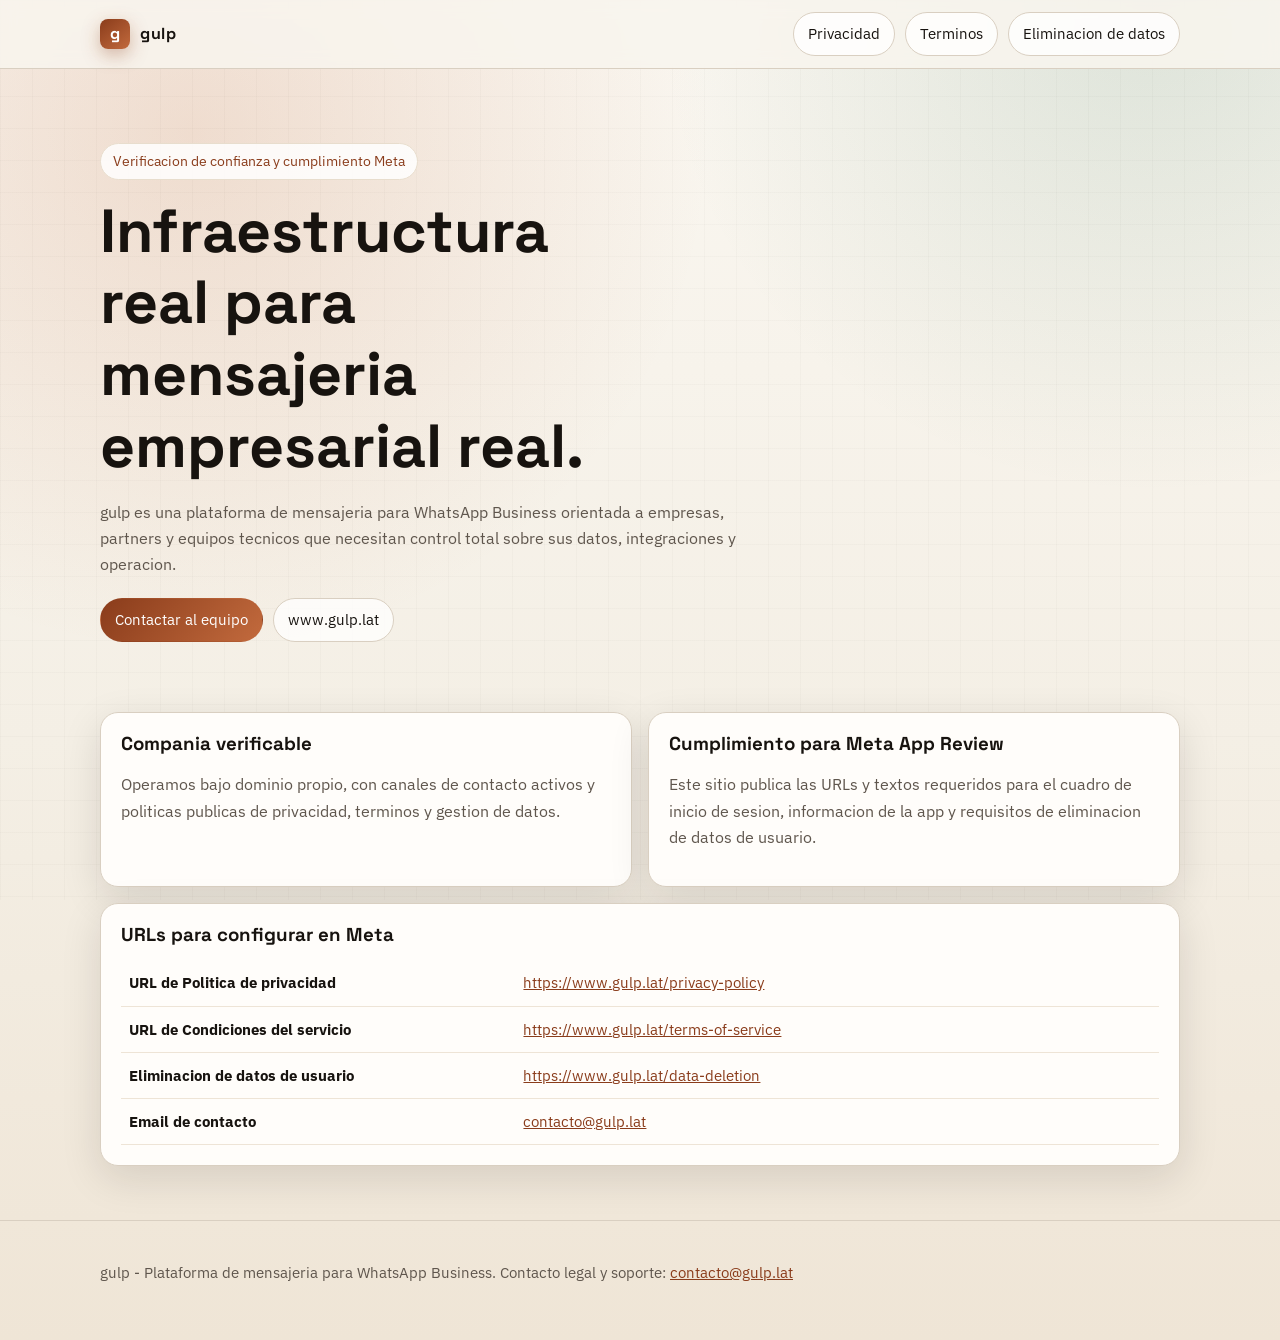
<file: index.html>
<!doctype html>
<html lang="es">
  <head>
    <meta charset="UTF-8" />
    <meta name="viewport" content="width=device-width, initial-scale=1.0" />
    <title>gulp | Plataforma de Mensajeria para WhatsApp Business</title>
    <meta
      name="description"
      content="gulp es una plataforma para operar WhatsApp Business con automatizacion, multi-tenant y despliegue propio."
    />
    <link rel="preconnect" href="https://fonts.googleapis.com" />
    <link rel="preconnect" href="https://fonts.gstatic.com" crossorigin />
    <link
      href="https://fonts.googleapis.com/css2?family=IBM+Plex+Sans:wght@400;500;700&family=Space+Grotesk:wght@500;700&display=swap"
      rel="stylesheet"
    />
    <link rel="stylesheet" href="/styles.css" />
  </head>
  <body>
    <header class="topbar">
      <div class="container nav">
        <a class="logo" href="/">
          <span class="logo-badge">g</span>
          <span>gulp</span>
        </a>
        <nav class="nav-links" aria-label="Navegacion principal">
          <a href="/privacy-policy">Privacidad</a>
          <a href="/terms-of-service">Terminos</a>
          <a href="/data-deletion">Eliminacion de datos</a>
        </nav>
      </div>
    </header>

    <main>
      <section class="hero">
        <div class="container">
          <span class="kicker">Verificacion de confianza y cumplimiento Meta</span>
          <h1>Infraestructura real para mensajeria empresarial real.</h1>
          <p>
            gulp es una plataforma de mensajeria para WhatsApp Business orientada a empresas,
            partners y equipos tecnicos que necesitan control total sobre sus datos,
            integraciones y operacion.
          </p>
          <div class="cta-row">
            <a class="btn btn-primary" href="mailto:contacto@gulp.lat">Contactar al equipo</a>
            <a class="btn" href="https://www.gulp.lat" target="_blank" rel="noopener noreferrer">www.gulp.lat</a>
          </div>
        </div>
      </section>

      <section class="section">
        <div class="container grid">
          <article class="card span-6">
            <h3>Compania verificable</h3>
            <p>
              Operamos bajo dominio propio, con canales de contacto activos y politicas publicas
              de privacidad, terminos y gestion de datos.
            </p>
          </article>

          <article class="card span-6">
            <h3>Cumplimiento para Meta App Review</h3>
            <p>
              Este sitio publica las URLs y textos requeridos para el cuadro de inicio de sesion,
              informacion de la app y requisitos de eliminacion de datos de usuario.
            </p>
          </article>

          <article class="card span-12">
            <h3>URLs para configurar en Meta</h3>
            <table class="meta-table" aria-label="Enlaces requeridos por Meta">
              <tbody>
                <tr>
                  <th>URL de Politica de privacidad</th>
                  <td><a href="https://www.gulp.lat/privacy-policy">https://www.gulp.lat/privacy-policy</a></td>
                </tr>
                <tr>
                  <th>URL de Condiciones del servicio</th>
                  <td><a href="https://www.gulp.lat/terms-of-service">https://www.gulp.lat/terms-of-service</a></td>
                </tr>
                <tr>
                  <th>Eliminacion de datos de usuario</th>
                  <td><a href="https://www.gulp.lat/data-deletion">https://www.gulp.lat/data-deletion</a></td>
                </tr>
                <tr>
                  <th>Email de contacto</th>
                  <td><a href="mailto:contacto@gulp.lat">contacto@gulp.lat</a></td>
                </tr>
              </tbody>
            </table>
          </article>
        </div>
      </section>
    </main>

    <footer class="footer">
      <div class="container">
        <p>
          gulp - Plataforma de mensajeria para WhatsApp Business. Contacto legal y soporte:
          <a href="mailto:contacto@gulp.lat">contacto@gulp.lat</a>
        </p>
      </div>
    </footer>
  </body>
</html>
</file>
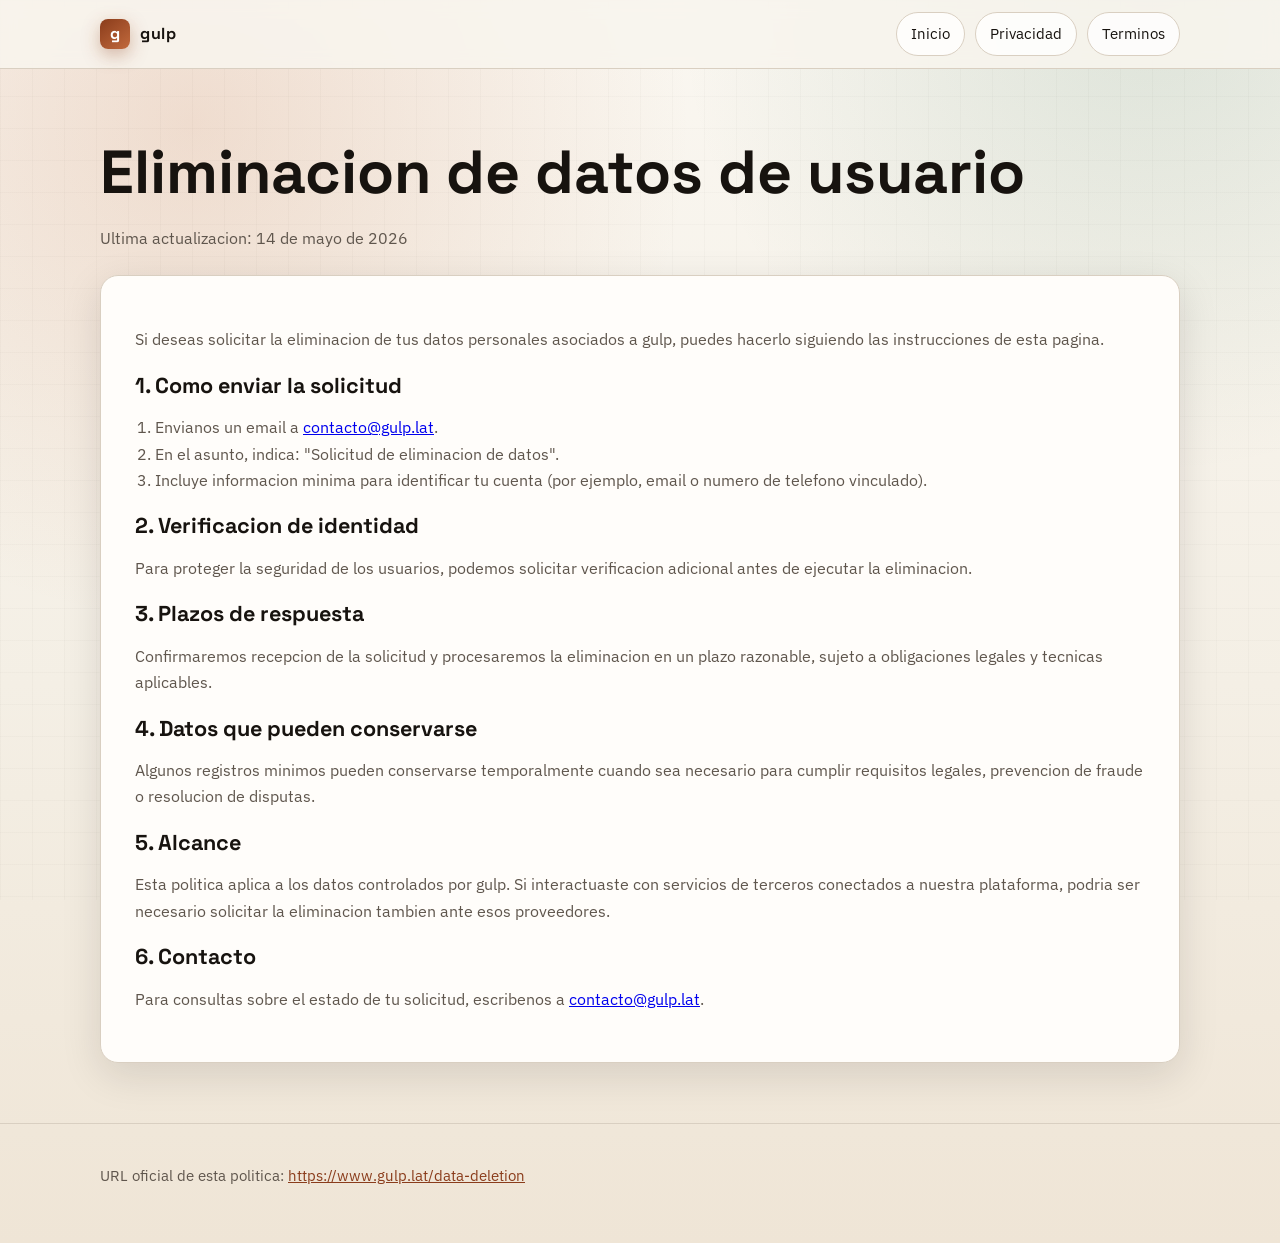
<file: data-deletion.html>
<!doctype html>
<html lang="es">
  <head>
    <meta charset="UTF-8" />
    <meta name="viewport" content="width=device-width, initial-scale=1.0" />
    <title>Eliminacion de Datos | gulp</title>
    <meta
      name="description"
      content="Instrucciones para solicitar eliminacion de datos de usuario en gulp."
    />
    <link rel="preconnect" href="https://fonts.googleapis.com" />
    <link rel="preconnect" href="https://fonts.gstatic.com" crossorigin />
    <link
      href="https://fonts.googleapis.com/css2?family=IBM+Plex+Sans:wght@400;500;700&family=Space+Grotesk:wght@500;700&display=swap"
      rel="stylesheet"
    />
    <link rel="stylesheet" href="/styles.css" />
  </head>
  <body>
    <header class="topbar">
      <div class="container nav">
        <a class="logo" href="/">
          <span class="logo-badge">g</span>
          <span>gulp</span>
        </a>
        <nav class="nav-links" aria-label="Navegacion legal">
          <a href="/">Inicio</a>
          <a href="/privacy-policy">Privacidad</a>
          <a href="/terms-of-service">Terminos</a>
        </nav>
      </div>
    </header>

    <main class="legal">
      <div class="container">
        <h1>Eliminacion de datos de usuario</h1>
        <p>Ultima actualizacion: 14 de mayo de 2026</p>

        <article>
          <p>
            Si deseas solicitar la eliminacion de tus datos personales asociados a gulp, puedes
            hacerlo siguiendo las instrucciones de esta pagina.
          </p>

          <h2>1. Como enviar la solicitud</h2>
          <ol>
            <li>Envianos un email a <a href="mailto:contacto@gulp.lat">contacto@gulp.lat</a>.</li>
            <li>En el asunto, indica: "Solicitud de eliminacion de datos".</li>
            <li>
              Incluye informacion minima para identificar tu cuenta (por ejemplo, email o numero
              de telefono vinculado).
            </li>
          </ol>

          <h2>2. Verificacion de identidad</h2>
          <p>
            Para proteger la seguridad de los usuarios, podemos solicitar verificacion adicional
            antes de ejecutar la eliminacion.
          </p>

          <h2>3. Plazos de respuesta</h2>
          <p>
            Confirmaremos recepcion de la solicitud y procesaremos la eliminacion en un plazo
            razonable, sujeto a obligaciones legales y tecnicas aplicables.
          </p>

          <h2>4. Datos que pueden conservarse</h2>
          <p>
            Algunos registros minimos pueden conservarse temporalmente cuando sea necesario para
            cumplir requisitos legales, prevencion de fraude o resolucion de disputas.
          </p>

          <h2>5. Alcance</h2>
          <p>
            Esta politica aplica a los datos controlados por gulp. Si interactuaste con servicios
            de terceros conectados a nuestra plataforma, podria ser necesario solicitar la
            eliminacion tambien ante esos proveedores.
          </p>

          <h2>6. Contacto</h2>
          <p>
            Para consultas sobre el estado de tu solicitud, escribenos a
            <a href="mailto:contacto@gulp.lat">contacto@gulp.lat</a>.
          </p>
        </article>
      </div>
    </main>

    <footer class="footer">
      <div class="container">
        <p>
          URL oficial de esta politica:
          <a href="https://www.gulp.lat/data-deletion">https://www.gulp.lat/data-deletion</a>
        </p>
      </div>
    </footer>
  </body>
</html>
</file>
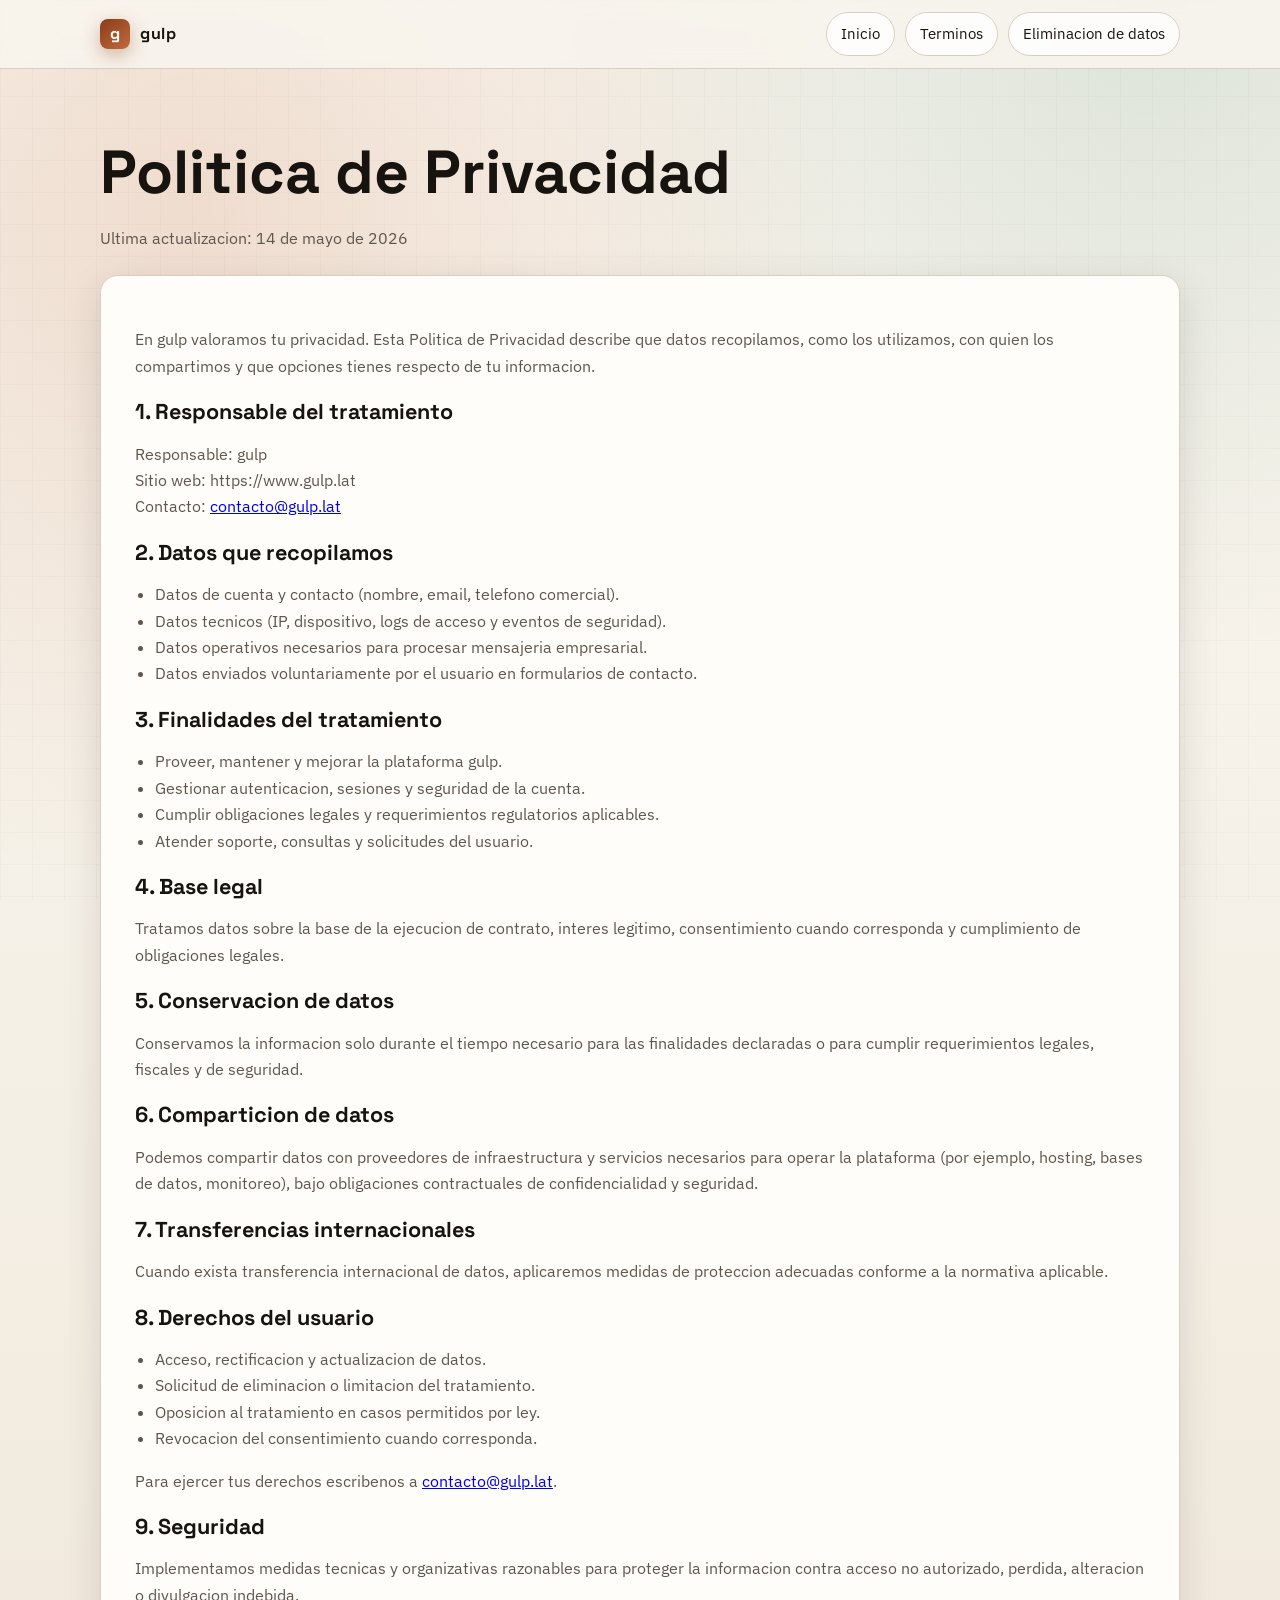
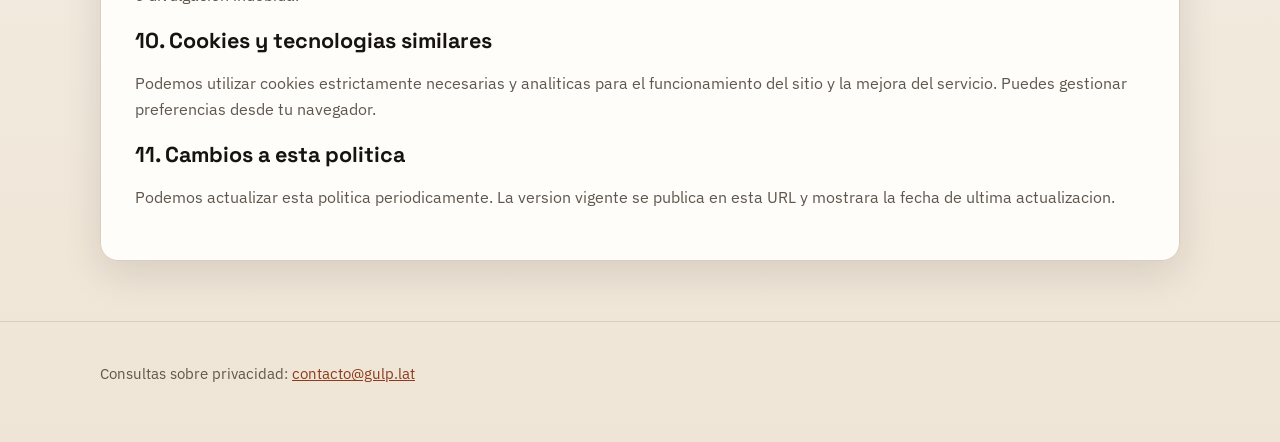
<file: privacy-policy.html>
<!doctype html>
<html lang="es">
  <head>
    <meta charset="UTF-8" />
    <meta name="viewport" content="width=device-width, initial-scale=1.0" />
    <title>Politica de Privacidad | gulp</title>
    <meta name="description" content="Politica de privacidad de gulp." />
    <link rel="preconnect" href="https://fonts.googleapis.com" />
    <link rel="preconnect" href="https://fonts.gstatic.com" crossorigin />
    <link
      href="https://fonts.googleapis.com/css2?family=IBM+Plex+Sans:wght@400;500;700&family=Space+Grotesk:wght@500;700&display=swap"
      rel="stylesheet"
    />
    <link rel="stylesheet" href="/styles.css" />
  </head>
  <body>
    <header class="topbar">
      <div class="container nav">
        <a class="logo" href="/">
          <span class="logo-badge">g</span>
          <span>gulp</span>
        </a>
        <nav class="nav-links" aria-label="Navegacion legal">
          <a href="/">Inicio</a>
          <a href="/terms-of-service">Terminos</a>
          <a href="/data-deletion">Eliminacion de datos</a>
        </nav>
      </div>
    </header>

    <main class="legal">
      <div class="container">
        <h1>Politica de Privacidad</h1>
        <p>Ultima actualizacion: 14 de mayo de 2026</p>

        <article>
          <p>
            En gulp valoramos tu privacidad. Esta Politica de Privacidad describe que datos
            recopilamos, como los utilizamos, con quien los compartimos y que opciones tienes
            respecto de tu informacion.
          </p>

          <h2>1. Responsable del tratamiento</h2>
          <p>
            Responsable: gulp<br />
            Sitio web: https://www.gulp.lat<br />
            Contacto: <a href="mailto:contacto@gulp.lat">contacto@gulp.lat</a>
          </p>

          <h2>2. Datos que recopilamos</h2>
          <ul>
            <li>Datos de cuenta y contacto (nombre, email, telefono comercial).</li>
            <li>Datos tecnicos (IP, dispositivo, logs de acceso y eventos de seguridad).</li>
            <li>Datos operativos necesarios para procesar mensajeria empresarial.</li>
            <li>Datos enviados voluntariamente por el usuario en formularios de contacto.</li>
          </ul>

          <h2>3. Finalidades del tratamiento</h2>
          <ul>
            <li>Proveer, mantener y mejorar la plataforma gulp.</li>
            <li>Gestionar autenticacion, sesiones y seguridad de la cuenta.</li>
            <li>Cumplir obligaciones legales y requerimientos regulatorios aplicables.</li>
            <li>Atender soporte, consultas y solicitudes del usuario.</li>
          </ul>

          <h2>4. Base legal</h2>
          <p>
            Tratamos datos sobre la base de la ejecucion de contrato, interes legitimo,
            consentimiento cuando corresponda y cumplimiento de obligaciones legales.
          </p>

          <h2>5. Conservacion de datos</h2>
          <p>
            Conservamos la informacion solo durante el tiempo necesario para las finalidades
            declaradas o para cumplir requerimientos legales, fiscales y de seguridad.
          </p>

          <h2>6. Comparticion de datos</h2>
          <p>
            Podemos compartir datos con proveedores de infraestructura y servicios necesarios
            para operar la plataforma (por ejemplo, hosting, bases de datos, monitoreo), bajo
            obligaciones contractuales de confidencialidad y seguridad.
          </p>

          <h2>7. Transferencias internacionales</h2>
          <p>
            Cuando exista transferencia internacional de datos, aplicaremos medidas de proteccion
            adecuadas conforme a la normativa aplicable.
          </p>

          <h2>8. Derechos del usuario</h2>
          <ul>
            <li>Acceso, rectificacion y actualizacion de datos.</li>
            <li>Solicitud de eliminacion o limitacion del tratamiento.</li>
            <li>Oposicion al tratamiento en casos permitidos por ley.</li>
            <li>Revocacion del consentimiento cuando corresponda.</li>
          </ul>
          <p>
            Para ejercer tus derechos escribenos a
            <a href="mailto:contacto@gulp.lat">contacto@gulp.lat</a>.
          </p>

          <h2>9. Seguridad</h2>
          <p>
            Implementamos medidas tecnicas y organizativas razonables para proteger la
            informacion contra acceso no autorizado, perdida, alteracion o divulgacion indebida.
          </p>

          <h2>10. Cookies y tecnologias similares</h2>
          <p>
            Podemos utilizar cookies estrictamente necesarias y analiticas para el funcionamiento
            del sitio y la mejora del servicio. Puedes gestionar preferencias desde tu navegador.
          </p>

          <h2>11. Cambios a esta politica</h2>
          <p>
            Podemos actualizar esta politica periodicamente. La version vigente se publica en esta
            URL y mostrara la fecha de ultima actualizacion.
          </p>
        </article>
      </div>
    </main>

    <footer class="footer">
      <div class="container">
        <p>
          Consultas sobre privacidad: <a href="mailto:contacto@gulp.lat">contacto@gulp.lat</a>
        </p>
      </div>
    </footer>
  </body>
</html>
</file>
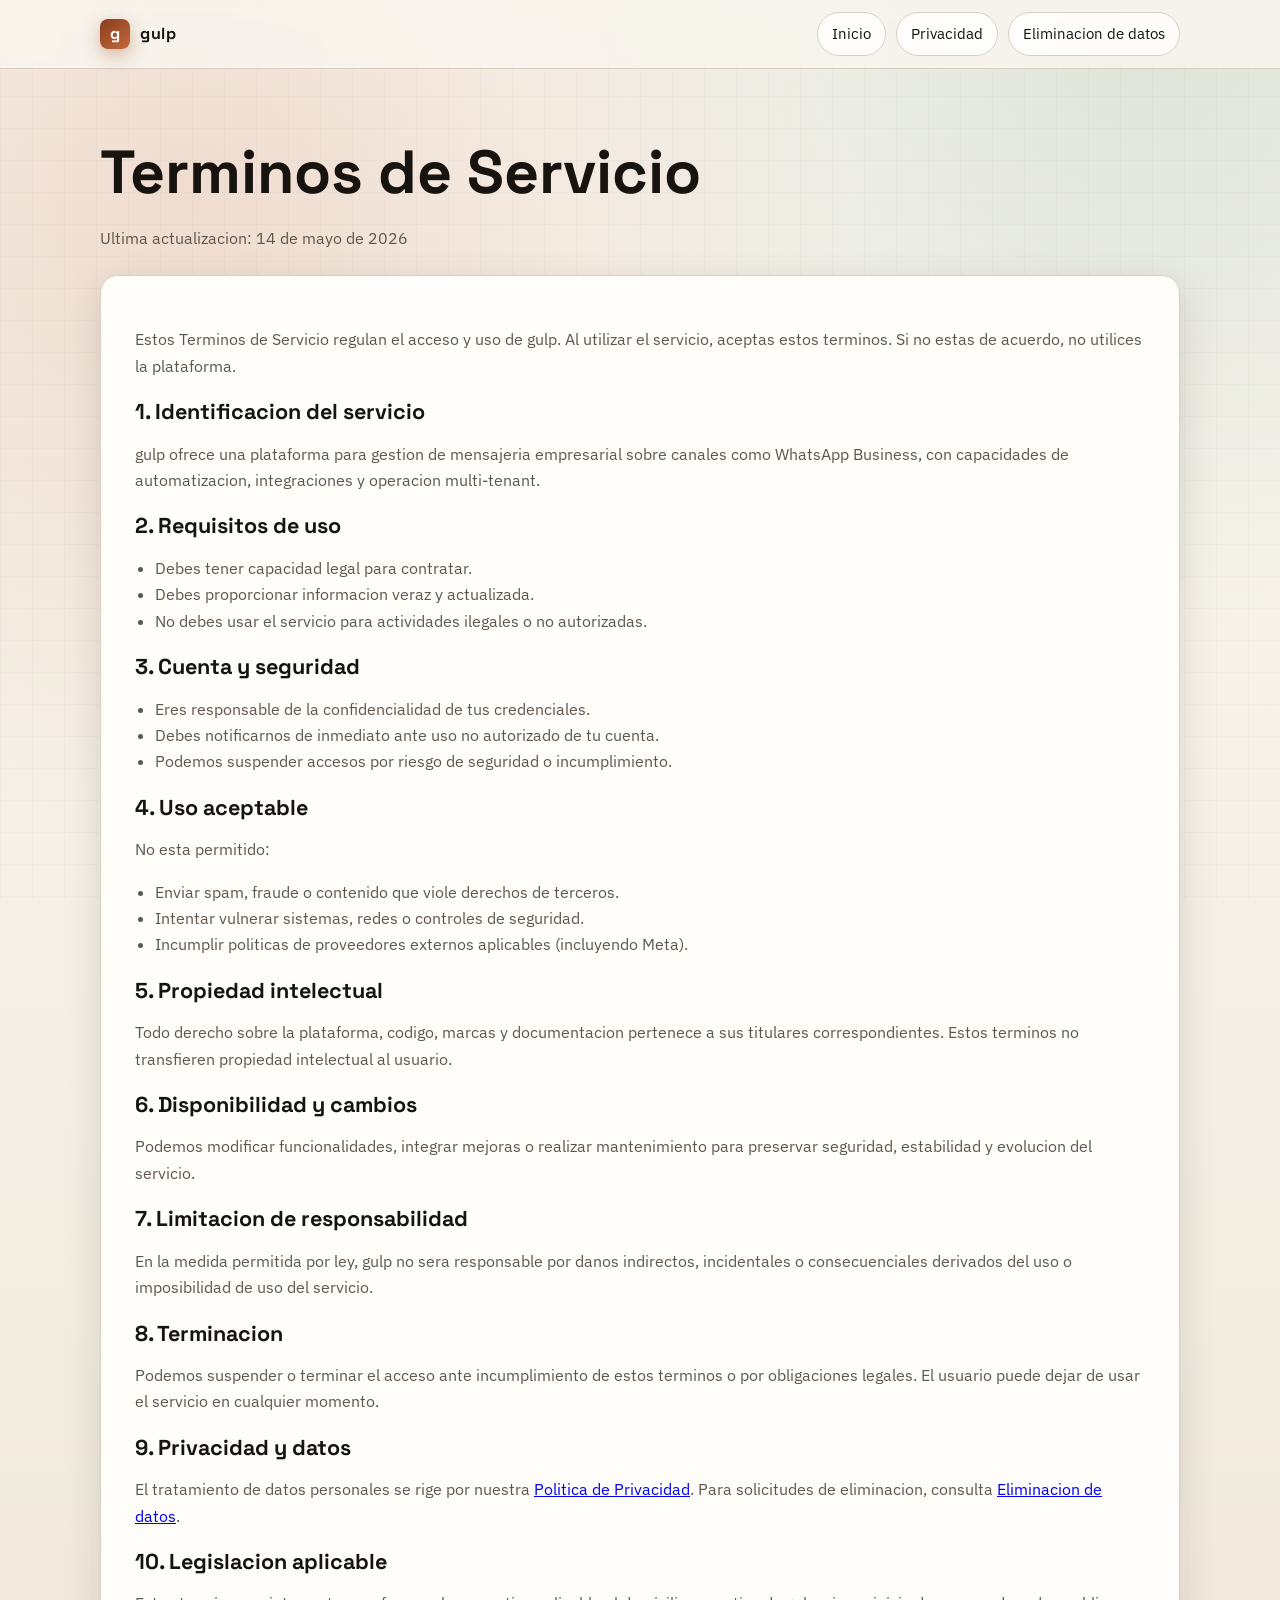
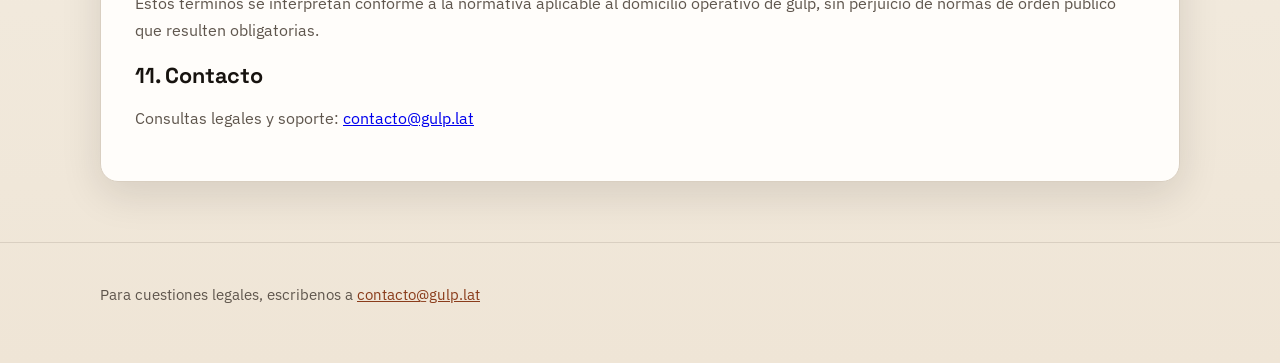
<file: terms-of-service.html>
<!doctype html>
<html lang="es">
  <head>
    <meta charset="UTF-8" />
    <meta name="viewport" content="width=device-width, initial-scale=1.0" />
    <title>Terminos de Servicio | gulp</title>
    <meta name="description" content="Terminos de servicio de gulp." />
    <link rel="preconnect" href="https://fonts.googleapis.com" />
    <link rel="preconnect" href="https://fonts.gstatic.com" crossorigin />
    <link
      href="https://fonts.googleapis.com/css2?family=IBM+Plex+Sans:wght@400;500;700&family=Space+Grotesk:wght@500;700&display=swap"
      rel="stylesheet"
    />
    <link rel="stylesheet" href="/styles.css" />
  </head>
  <body>
    <header class="topbar">
      <div class="container nav">
        <a class="logo" href="/">
          <span class="logo-badge">g</span>
          <span>gulp</span>
        </a>
        <nav class="nav-links" aria-label="Navegacion legal">
          <a href="/">Inicio</a>
          <a href="/privacy-policy">Privacidad</a>
          <a href="/data-deletion">Eliminacion de datos</a>
        </nav>
      </div>
    </header>

    <main class="legal">
      <div class="container">
        <h1>Terminos de Servicio</h1>
        <p>Ultima actualizacion: 14 de mayo de 2026</p>

        <article>
          <p>
            Estos Terminos de Servicio regulan el acceso y uso de gulp. Al utilizar el servicio,
            aceptas estos terminos. Si no estas de acuerdo, no utilices la plataforma.
          </p>

          <h2>1. Identificacion del servicio</h2>
          <p>
            gulp ofrece una plataforma para gestion de mensajeria empresarial sobre canales como
            WhatsApp Business, con capacidades de automatizacion, integraciones y operacion
            multi-tenant.
          </p>

          <h2>2. Requisitos de uso</h2>
          <ul>
            <li>Debes tener capacidad legal para contratar.</li>
            <li>Debes proporcionar informacion veraz y actualizada.</li>
            <li>No debes usar el servicio para actividades ilegales o no autorizadas.</li>
          </ul>

          <h2>3. Cuenta y seguridad</h2>
          <ul>
            <li>Eres responsable de la confidencialidad de tus credenciales.</li>
            <li>Debes notificarnos de inmediato ante uso no autorizado de tu cuenta.</li>
            <li>Podemos suspender accesos por riesgo de seguridad o incumplimiento.</li>
          </ul>

          <h2>4. Uso aceptable</h2>
          <p>No esta permitido:</p>
          <ul>
            <li>Enviar spam, fraude o contenido que viole derechos de terceros.</li>
            <li>Intentar vulnerar sistemas, redes o controles de seguridad.</li>
            <li>Incumplir politicas de proveedores externos aplicables (incluyendo Meta).</li>
          </ul>

          <h2>5. Propiedad intelectual</h2>
          <p>
            Todo derecho sobre la plataforma, codigo, marcas y documentacion pertenece a sus
            titulares correspondientes. Estos terminos no transfieren propiedad intelectual al
            usuario.
          </p>

          <h2>6. Disponibilidad y cambios</h2>
          <p>
            Podemos modificar funcionalidades, integrar mejoras o realizar mantenimiento para
            preservar seguridad, estabilidad y evolucion del servicio.
          </p>

          <h2>7. Limitacion de responsabilidad</h2>
          <p>
            En la medida permitida por ley, gulp no sera responsable por danos indirectos,
            incidentales o consecuenciales derivados del uso o imposibilidad de uso del servicio.
          </p>

          <h2>8. Terminacion</h2>
          <p>
            Podemos suspender o terminar el acceso ante incumplimiento de estos terminos o por
            obligaciones legales. El usuario puede dejar de usar el servicio en cualquier momento.
          </p>

          <h2>9. Privacidad y datos</h2>
          <p>
            El tratamiento de datos personales se rige por nuestra
            <a href="/privacy-policy">Politica de Privacidad</a>. Para solicitudes de eliminacion,
            consulta <a href="/data-deletion">Eliminacion de datos</a>.
          </p>

          <h2>10. Legislacion aplicable</h2>
          <p>
            Estos terminos se interpretan conforme a la normativa aplicable al domicilio operativo
            de gulp, sin perjuicio de normas de orden publico que resulten obligatorias.
          </p>

          <h2>11. Contacto</h2>
          <p>
            Consultas legales y soporte:
            <a href="mailto:contacto@gulp.lat">contacto@gulp.lat</a>
          </p>
        </article>
      </div>
    </main>

    <footer class="footer">
      <div class="container">
        <p>
          Para cuestiones legales, escribenos a
          <a href="mailto:contacto@gulp.lat">contacto@gulp.lat</a>
        </p>
      </div>
    </footer>
  </body>
</html>
</file>
<file: styles.css>
:root {
  --bg: #f4efe5;
  --bg-soft: #f9f5ee;
  --ink: #17130f;
  --ink-soft: #5f564d;
  --line: #d9cfc1;
  --brand: #c26a3d;
  --brand-strong: #8a3c1b;
  --brand-soft: #f0d4c4;
  --ok: #2f6f4f;
  --card: #fffdfa;
  --shadow: 0 12px 40px rgba(23, 19, 15, 0.12);
}

* {
  box-sizing: border-box;
}

html,
body {
  margin: 0;
  padding: 0;
}

body {
  font-family: "IBM Plex Sans", "Segoe UI", sans-serif;
  color: var(--ink);
  background:
    radial-gradient(circle at 15% 10%, rgba(194, 106, 61, 0.18), transparent 32%),
    radial-gradient(circle at 90% 0%, rgba(47, 111, 79, 0.14), transparent 28%),
    linear-gradient(180deg, #faf7f1 0%, var(--bg) 55%, #efe5d6 100%);
  line-height: 1.65;
}

body::before {
  content: "";
  position: fixed;
  inset: 0;
  pointer-events: none;
  background-image: linear-gradient(to right, rgba(23, 19, 15, 0.02) 1px, transparent 1px),
    linear-gradient(to bottom, rgba(23, 19, 15, 0.02) 1px, transparent 1px);
  background-size: 32px 32px;
  z-index: -1;
}

.container {
  width: min(1080px, 92vw);
  margin: 0 auto;
}

.topbar {
  position: sticky;
  top: 0;
  z-index: 20;
  backdrop-filter: blur(8px);
  background: rgba(249, 245, 238, 0.86);
  border-bottom: 1px solid var(--line);
}

.nav {
  display: flex;
  align-items: center;
  justify-content: space-between;
  gap: 16px;
  padding: 12px 0;
}

.logo {
  display: inline-flex;
  align-items: center;
  gap: 10px;
  text-decoration: none;
  color: var(--ink);
  font-family: "Space Grotesk", "Avenir Next", sans-serif;
  font-weight: 700;
  letter-spacing: 0.04em;
}

.logo-badge {
  width: 30px;
  height: 30px;
  border-radius: 8px;
  display: grid;
  place-items: center;
  color: #fff;
  background: linear-gradient(140deg, var(--brand-strong), var(--brand));
  box-shadow: 0 6px 18px rgba(138, 60, 27, 0.35);
}

.nav-links {
  display: flex;
  flex-wrap: wrap;
  gap: 10px;
}

.nav-links a,
.btn {
  text-decoration: none;
  border-radius: 999px;
  padding: 9px 14px;
  font-size: 0.92rem;
  border: 1px solid var(--line);
  color: var(--ink);
  background: rgba(255, 255, 255, 0.76);
  transition: transform 180ms ease, background-color 180ms ease, border-color 180ms ease;
}

.nav-links a:hover,
.btn:hover {
  transform: translateY(-1px);
  border-color: var(--brand);
  background: #fff;
}

.hero {
  padding: 74px 0 50px;
  animation: rise 700ms ease;
}

.kicker {
  display: inline-flex;
  align-items: center;
  gap: 8px;
  border-radius: 999px;
  border: 1px solid #e8ddcd;
  background: rgba(255, 255, 255, 0.84);
  color: var(--brand-strong);
  font-size: 0.85rem;
  padding: 6px 12px;
}

h1,
h2,
h3 {
  font-family: "Space Grotesk", "Avenir Next", sans-serif;
  margin: 0;
  line-height: 1.18;
}

h1 {
  margin-top: 16px;
  font-size: clamp(2rem, 4.8vw, 3.8rem);
  max-width: 14ch;
}

.hero p {
  margin-top: 16px;
  color: var(--ink-soft);
  max-width: 65ch;
}

.cta-row {
  display: flex;
  flex-wrap: wrap;
  gap: 10px;
  margin-top: 20px;
}

.btn-primary {
  border-color: transparent;
  color: #fff;
  background: linear-gradient(130deg, var(--brand-strong), var(--brand));
}

.btn-primary:hover {
  border-color: transparent;
}

.grid {
  display: grid;
  grid-template-columns: repeat(12, 1fr);
  gap: 16px;
}

.card {
  grid-column: span 12;
  border: 1px solid var(--line);
  border-radius: 18px;
  background: var(--card);
  padding: 20px;
  box-shadow: var(--shadow);
  animation: rise 700ms ease both;
}

.card h3 {
  margin-bottom: 6px;
}

.card p,
.card li {
  color: var(--ink-soft);
}

.card ul {
  margin: 10px 0 0;
  padding-left: 18px;
}

.meta-table {
  width: 100%;
  border-collapse: collapse;
  margin-top: 14px;
}

.meta-table th,
.meta-table td {
  text-align: left;
  border-bottom: 1px solid #eee4d6;
  padding: 10px 8px;
  vertical-align: top;
  font-size: 0.95rem;
}

.meta-table th {
  color: var(--ink);
  width: 38%;
}

.meta-table td {
  color: var(--ink-soft);
}

.meta-table a {
  color: var(--brand-strong);
  word-break: break-all;
}

.section {
  padding: 20px 0 54px;
}

.section h2 {
  margin-bottom: 12px;
}

.legal {
  padding: 52px 0 60px;
}

.legal h1 {
  max-width: none;
}

.legal article {
  margin-top: 24px;
  border: 1px solid var(--line);
  border-radius: 18px;
  background: var(--card);
  padding: clamp(18px, 3vw, 34px);
  box-shadow: var(--shadow);
}

.legal h2 {
  margin-top: 20px;
  margin-bottom: 8px;
  font-size: 1.35rem;
}

.legal p,
.legal li {
  color: var(--ink-soft);
}

.legal ul,
.legal ol {
  padding-left: 20px;
}

.footer {
  border-top: 1px solid var(--line);
  padding: 24px 0 40px;
  color: var(--ink-soft);
  font-size: 0.95rem;
}

.footer a {
  color: var(--brand-strong);
}

@media (min-width: 820px) {
  .card.span-6 {
    grid-column: span 6;
  }

  .card.span-4 {
    grid-column: span 4;
  }
}

@media (prefers-reduced-motion: reduce) {
  * {
    animation: none !important;
    transition: none !important;
  }
}

@keyframes rise {
  from {
    opacity: 0;
    transform: translateY(16px);
  }
  to {
    opacity: 1;
    transform: translateY(0);
  }
}
</file>
